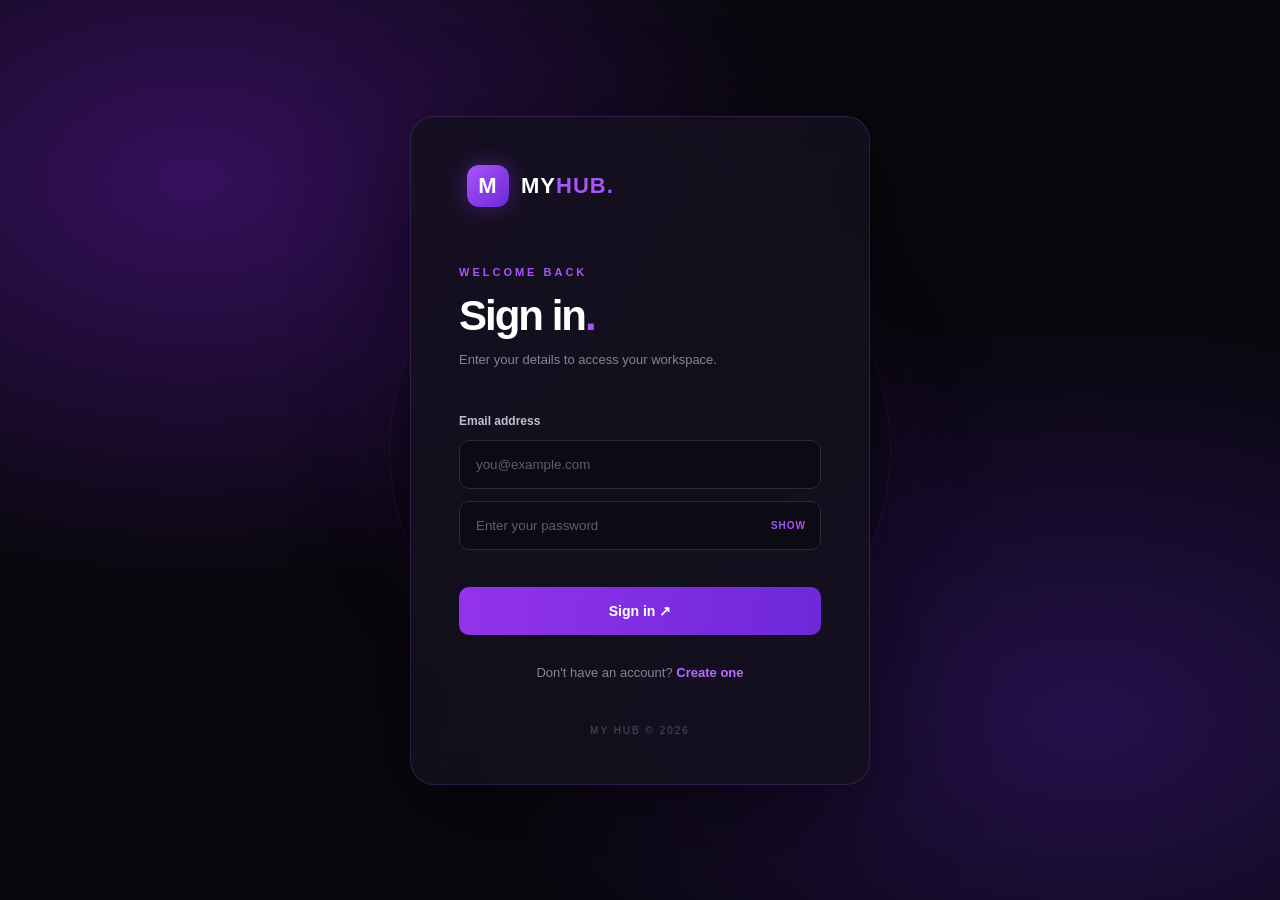
<file: index.html>
<!DOCTYPE html>
<html lang="en">
<head>
    <meta charset="UTF-8">
    <meta name="viewport" content="width=device-width, initial-scale=1.0">
    <title>MY HUB | Personal Workspace</title>
    <link rel="stylesheet" href="style.css">
    <link rel="preconnect" href="https://fonts.googleapis.com">
    <link rel="preconnect" href="https://fonts.gstatic.com" crossorigin>
    <link href="https://fonts.googleapis.com/css2?family=Inter:wght@400;500;600;700;800&display=swap" rel="stylesheet">
</head>

<body>

<div class="app">

    <!-- SIDEBAR -->
    <aside class="sidebar">

        <div class="brand">
            <div class="brand-icon">M</div>
            <span>MY<span class="purple">HUB.</span></span>
        </div>

        <div class="menu-label">WORKSPACE</div>

        <nav class="side-nav">
            <a href="#home" class="active">
                <span>◈</span> Overview
            </a>
            <a href="#projects">
                <span>▦</span> My Projects
            </a>
            <a href="#goals">
                <span>◎</span> Goals
            </a>
            <a href="#activity">
                <span>◷</span> Activity
            </a>
        </nav>

        <div class="menu-label second-label">PERSONAL</div>

        <nav class="side-nav">
            <a href="#learning">
                <span>⌘</span> Learning
            </a>
            <a href="#ideas">
                <span>✧</span> Ideas
            </a>
            <a href="#about">
                <span>◉</span> About me
            </a>
            <a href="profile.html">
    <span>◉</span> My Profile
</a>

<a href="connections.html">
    <span>⌘</span> Connections
</a>
        </nav>

        <div class="sidebar-bottom">
            <div class="profile">
                <div class="avatar">M</div>
                <div>
                    <strong>My Workspace</strong>
                    <small>Personal account</small>
                </div>
                <span class="dots">•••</span>
            </div>
        </div>
<button class="logout-btn" onclick="logout()">
    ↪ Logout
</button>
    </aside>


    <!-- MAIN CONTENT -->
     class="main-content" id="home">

       <main <!-- TOPBAR -->
        <header class="topbar">

            <div class="breadcrumb">
                Workspace <span>/</span> Overview
            </div>

            <div class="top-actions">
                <div class="date">✦  NOVEMBER 2026</div>
                <button class="icon-btn" aria-label="Notifications">♧</button>
                <div class="top-avatar">M</div>
            </div>

        </header>


        <!-- DASHBOARD -->
        <div class="dashboard">

            <!-- WELCOME -->
            <section class="welcome">

                <div class="welcome-content">
                    <div class="welcome-tag">
                        <span class="online-dot"></span>
                        YOUR PERSONAL SPACE
                    </div>
<p id="welcomeUser" class="welcome-user"></p>
                    <h1>Build something<br>
                        <span>extraordinary.</span>
                    </h1>

                    <p>
                        Your ideas, projects and ambitions.
                        Everything starts somewhere.
                    </p>

                    <a href="#projects" class="primary-btn">
                        Explore projects <span>↗</span>
                    </a>
                </div>

                <div class="welcome-art">
                    <div class="orbit orbit-one"></div>
                    <div class="orbit orbit-two"></div>
                    <div class="glow"></div>
                    <div class="core">M</div>
                    <div class="floating f-one">✦</div>
                    <div class="floating f-two">✧</div>
                    <div class="floating f-three">◈</div>
                </div>

                <div class="welcome-number">01 / 04</div>

            </section>


            <!-- SECTION TITLE -->
            <div class="section-heading">
                <div>
                    <span class="eyebrow">YOUR PROGRESS</span>
                    <h2>Workspace overview</h2>
                </div>
                <span class="live-status">
                    <span class="online-dot"></span> ALL SYSTEMS READY
                </span>
            </div>


            <!-- STATISTICS -->
            <section class="stats-grid">

                <div class="stat-card">
                    <div class="stat-top">
                        <span>Active projects</span>
                        <span class="stat-icon">▦</span>
                    </div>
                    <h3>03</h3>
                    <small>Things you're building</small>
                    <div class="stat-line"><span></span></div>
                </div>

                <div class="stat-card">
                    <div class="stat-top">
                        <span>Goals achieved</span>
                        <span class="stat-icon">◎</span>
                    </div>
                    <h3>08</h3>
                    <small>Keep moving forward</small>
                    <div class="stat-line"><span></span></div>
                </div>

                <div class="stat-card">
                    <div class="stat-top">
                        <span>Learning hours</span>
                        <span class="stat-icon">⌘</span>
                    </div>
                    <h3>24<span class="unit">h</span></h3>
                    <small>Invested in yourself</small>
                    <div class="stat-line"><span></span></div>
                </div>

                <div class="stat-card">
                    <div class="stat-top">
                        <span>Ideas saved</span>
                        <span class="stat-icon">✧</span>
                    </div>
                    <h3>16</h3>
                    <small>Ideas worth exploring</small>
                    <div class="stat-line"><span></span></div>
                </div>

            </section>


            <!-- PROJECTS -->
            <div class="section-heading project-heading" id="projects">
                <div>
                    <span class="eyebrow">WHAT YOU'RE WORKING ON</span>
                    <h2>Featured projects</h2>
                </div>
                <a href="#ideas" class="text-link">View all projects ↗</a>
            </div>


            <section class="projects-grid">

                <article class="project-card sharp-card">
                    <div class="project-visual">
                        <div class="visual-circle"></div>
                        <span class="visual-title">SHARP.</span>
                        <span class="visual-subtitle">MOVE BEYOND LIMITS</span>
                        <span class="project-number">01</span>
                    </div>

                    <div class="project-info">
                        <div class="project-meta">
                            <span class="project-category">E-COMMERCE</span>
                            <span class="project-status">IN DEVELOPMENT</span>
                        </div>
                        <h3>SHARP. STORE</h3>
                        <p>Building an online fitness and lifestyle brand.</p>
                        <div class="progress-label">
                            <span>Development</span>
                            <span>35%</span>
                        </div>
                        <div class="progress-bar">
                            <span style="width:35%"></span>
                        </div>
                    </div>
                </article>


                <article class="project-card code-card">
                    <div class="project-visual">
                        <div class="code-symbol">&lt;/&gt;</div>
                        <span class="code-text">CREATE. CODE. REPEAT.</span>
                        <span class="project-number">02</span>
                    </div>

                    <div class="project-info">
                        <div class="project-meta">
                            <span class="project-category">DEVELOPMENT</span>
                            <span class="project-status">LEARNING</span>
                        </div>
                        <h3>WEB DEVELOPMENT</h3>
                        <p>Learning HTML, CSS and building new things.</p>
                        <div class="progress-label">
                            <span>Development</span>
                            <span>20%</span>
                        </div>
                        <div class="progress-bar">
                            <span style="width:20%"></span>
                        </div>
                    </div>
                </article>


                <article class="project-card future-card">
                    <div class="project-visual">
                        <div class="future-symbol">✧</div>
                        <span class="future-text">THE NEXT CHAPTER</span>
                        <span class="project-number">03</span>
                    </div>

                    <div class="project-info">
                        <div class="project-meta">
                            <span class="project-category">PERSONAL</span>
                            <span class="project-status">PLANNING</span>
                        </div>
                        <h3>FUTURE PROJECT</h3>
                        <p>A place for the next big idea.</p>
                        <div class="progress-label">
                            <span>Development</span>
                            <span>10%</span>
                        </div>
                        <div class="progress-bar">
                            <span style="width:10%"></span>
                        </div>
                    </div>
                </article>

            </section>
<div class="project-form">
    <input
        type="text"
        id="newProjectInput"
        placeholder="Enter a new project..."
    >

    <button type="button" id="addProjectBtn">
        + Add Project
    </button>
</div>

            <!-- BOTTOM GRID -->
            <div class="bottom-grid">

                <section class="info-panel" id="goals">

    <div class="panel-heading">
        <div>
            <span class="eyebrow">STAY FOCUSED</span>
            <h2>Current goals</h2>
        </div>
        <span class="panel-icon">◎</span>
    </div>

    <div id="goalList">

        <div class="goal-item">
            <span class="goal-check">✓</span>
            <div>
                <strong>Master HTML & CSS</strong>
                <small>Web development</small>
            </div>
        </div>

        <div class="goal-item">
            <span class="goal-check">✓</span>
            <div>
                <strong>Develop SHARP.</strong>
                <small>Business</small>
            </div>
        </div>

        <div class="goal-item">
            <span class="goal-pending"></span>
            <div>
                <strong>Learn JavaScript</strong>
                <small>Programming</small>
            </div>
        </div>

        <div class="goal-item">
            <span class="goal-pending"></span>
            <div>
                <strong>Build a portfolio</strong>
                <small>Personal development</small>
            </div>
        </div>

    </div>

    <div class="goal-form">
        <input type="text" id="newGoalInput" placeholder="Enter a new goal...">
        <button type="button" id="addGoalBtn">+ Add Goal</button>
    </div>

</section>


                <section class="info-panel" id="activity">
                    <div class="panel-heading">
                        <div>
                            <span class="eyebrow">RECENT UPDATES</span>
                            <h2>Latest activity</h2>
                        </div>
                        <span class="panel-icon">◷</span>
                    </div>

                    <div class="activity-item">
                        <div class="activity-icon purple-icon">⌘</div>
                        <div>
                            <strong>Started web development</strong>
                            <small>HTML & CSS learning</small>
                        </div>
                        <span class="activity-time">TODAY</span>
                    </div>

                    <div class="activity-item">
                        <div class="activity-icon pink-icon">✦</div>
                        <div>
                            <strong>SHARP. is in progress</strong>
                            <small>Business development</small>
                        </div>
                        <span class="activity-time">RECENT</span>
                    </div>

                    <div class="activity-item">
                        <div class="activity-icon blue-icon">◈</div>
                        <div>
                            <strong>New ideas incoming</strong>
                            <small>Personal workspace</small>
                        </div>
                        <span class="activity-time">RECENT</span>
                    </div>
                    <div id="activityList"></div>
                </section>

            </div>


            <!-- ABOUT -->
            <section class="quote-panel" id="about">
                <span class="quote-mark">“</span>
                <div>
                    <h2>Dream it. Build it. Make it real.</h2>
                    <p>Small steps. Big ambitions. Your journey starts here.</p>
                </div>
                <span class="quote-decoration">MY HUB / 2026</span>
            </section>


            <footer>
                <span>MY HUB © 2026</span>
                <span>BUILT WITH CURIOSITY <b>✦</b></span>
            </footer>

        </div>
    </main>

</div>
<script src="script.js"></script>
</body>
</html>
</file>
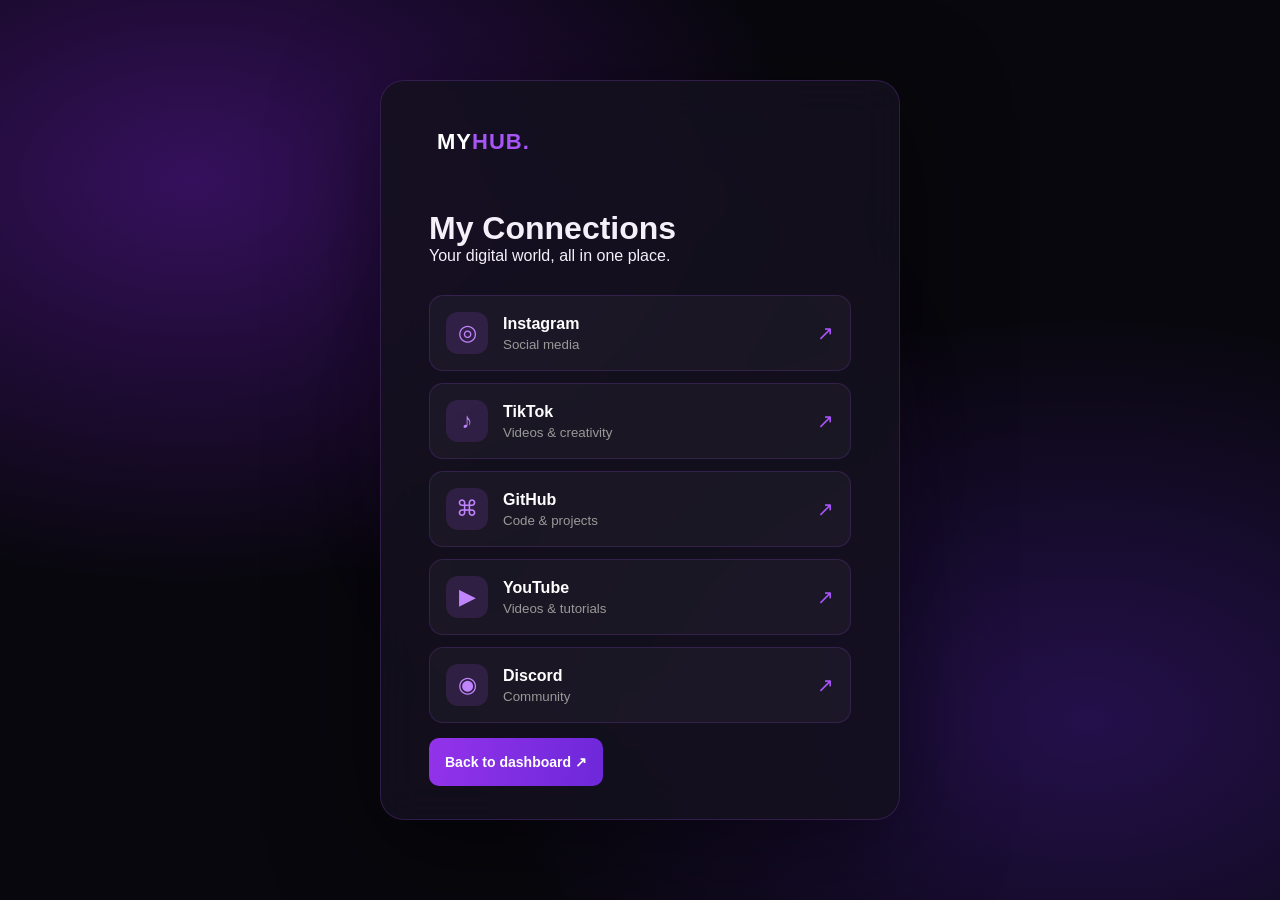
<file: connections.html>
<!DOCTYPE html>
<html lang="en">
<head>
    <meta charset="UTF-8">
    <meta name="viewport" content="width=device-width, initial-scale=1.0">
    <title>Connections | MY HUB</title>
    <link rel="stylesheet" href="style.css">
</head>
<body>

<div class="auth-container">
    <div class="auth-box connections-box">

        <div class="brand">
            <span>MY<span class="purple">HUB.</span></span>
        </div>

        <h1>My Connections</h1>
        <p>Your digital world, all in one place.</p>

        <div class="connection-list">

            <a href="https://www.instagram.com/m_ou_hamed46/" class="connection-card">
                <span class="connection-icon">◎</span>
                <span>
                    <strong>Instagram</strong>
                    <small>Social media</small>
                </span>
                <span class="connection-arrow">↗</span>
            </a>

            <a href="https://www.tiktok.com/@m_ou_hamed46" class="connection-card">
                <span class="connection-icon">♪</span>
                <span>
                    <strong>TikTok</strong>
                    <small>Videos & creativity</small>
                </span>
                <span class="connection-arrow">↗</span>
            </a>

            <a href="#" class="connection-card">
                <span class="connection-icon">⌘</span>
                <span>
                    <strong>GitHub</strong>
                    <small>Code & projects</small>
                </span>
                <span class="connection-arrow">↗</span>
            </a>

            <a href="#" class="connection-card">
                <span class="connection-icon">▶</span>
                <span>
                    <strong>YouTube</strong>
                    <small>Videos & tutorials</small>
                </span>
                <span class="connection-arrow">↗</span>
            </a>

            <a href="#" class="connection-card">
                <span class="connection-icon">◉</span>
                <span>
                    <strong>Discord</strong>
                    <small>Community</small>
                </span>
                <span class="connection-arrow">↗</span>
            </a>

        </div>

        <a href="index.html" class="auth-btn">Back to dashboard ↗</a>

    </div>
</div>

</body>
</html>
</file>
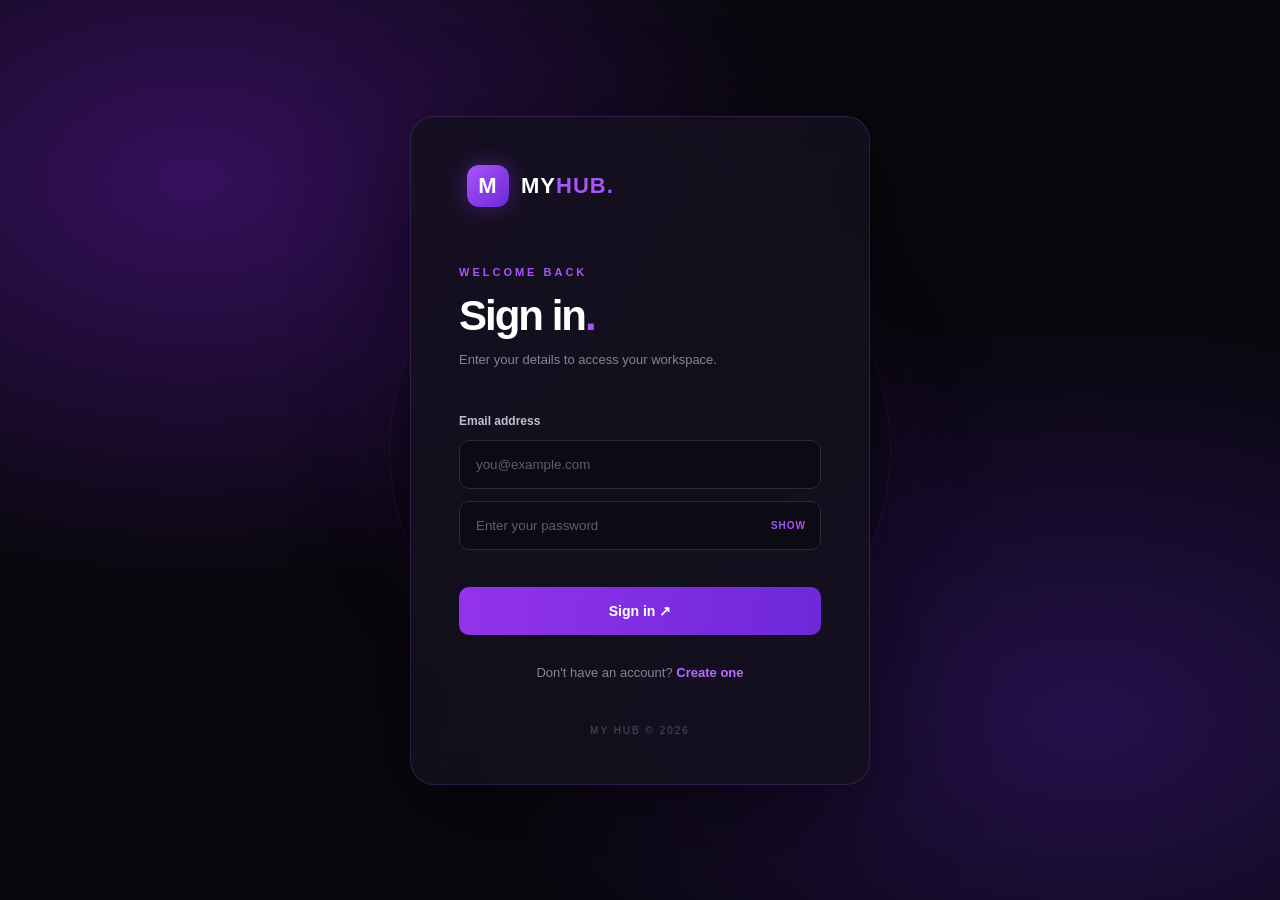
<file: login.html>
<!DOCTYPE html>
<html lang="en">
<head>
    <meta charset="UTF-8">
    <meta name="viewport" content="width=device-width, initial-scale=1.0">
    <title>MY HUB | Login</title>
    <link rel="stylesheet" href="style.css">
</head>

<body>

    <div class="auth-container">

        <div class="auth-box">

            <div class="brand">
                <div class="brand-icon">M</div>
                <span>MY<span class="purple">HUB.</span></span>
            </div>

            <div class="auth-heading">
                <span class="eyebrow">WELCOME BACK</span>
                <h1>Sign in<span>.</span></h1>
                <p>Enter your details to access your workspace.</p>
            </div>

            <form id="loginForm">

                <label>Email address</label>
                <input type="email" id="loginEmail"
                       placeholder="you@example.com" required>

                <div class="password-wrapper">
    <input type="password" id="loginPassword"
           placeholder="Enter your password" required>

    <button type="button" id="togglePassword">
        SHOW
    </button>
</div>

                <button type="submit" class="auth-btn">
                    Sign in <span>↗</span>
                </button>

            </form>
            <div id="loginMessage"></div>

            <p class="auth-switch">
                Don't have an account?
                <a href="signup.html">Create one</a>
            </p>

            <div class="auth-footer">
                MY HUB © 2026
            </div>

        </div>

    </div>
    <script src="script.js"></script>
</body>
</html>
</file>
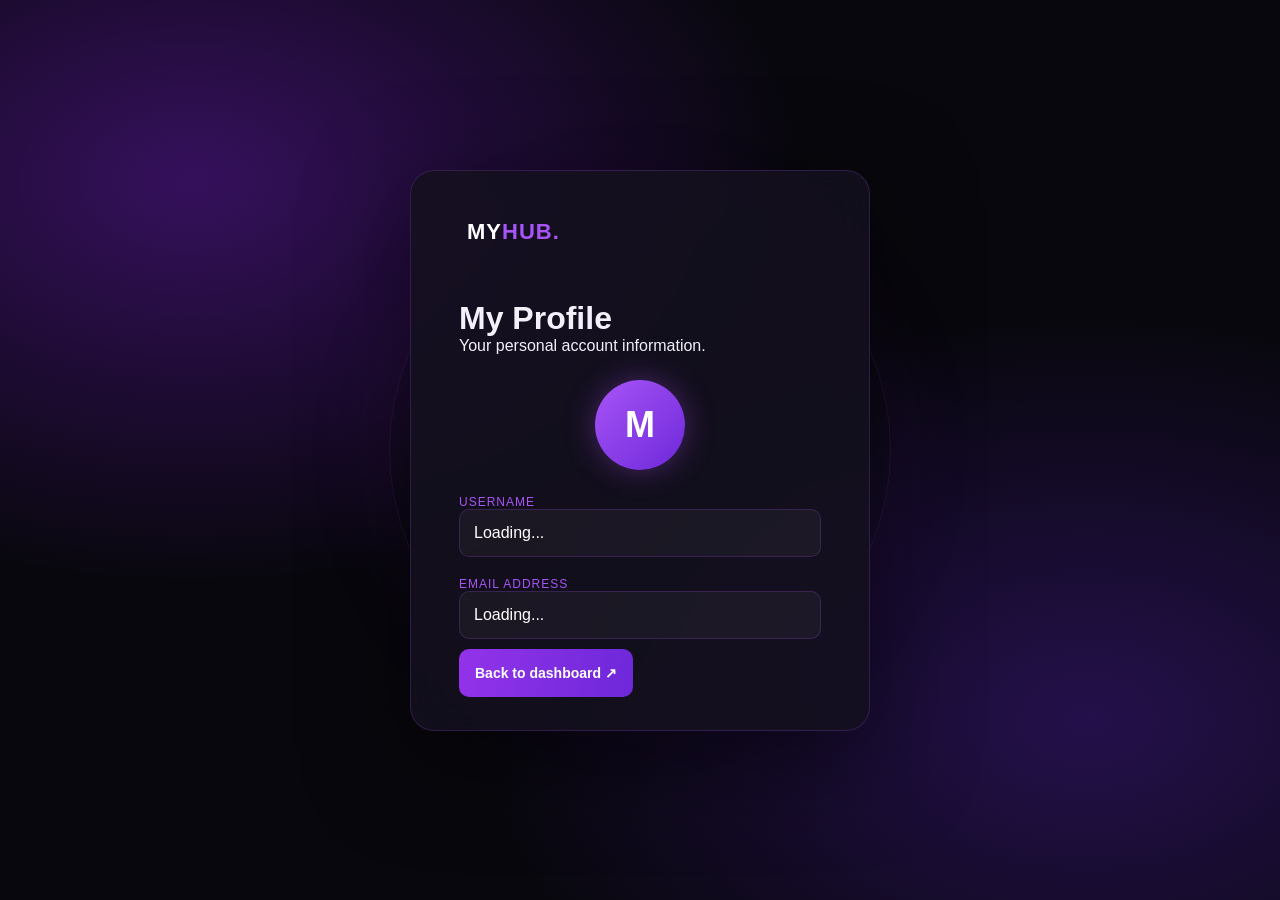
<file: profile.html>
<!DOCTYPE html>
<html lang="en">
<head>
    <meta charset="UTF-8">
    <meta name="viewport" content="width=device-width, initial-scale=1.0">
    <title>My Profile | MY HUB</title>
    <link rel="stylesheet" href="style.css">
</head>
<body>

    <div class="auth-container">
        <div class="auth-box">
            <div class="brand">
                <span>MY<span class="purple">HUB.</span></span>
            </div>

            <h1>My Profile</h1>
            <p>Your personal account information.</p>

            <div class="profile-avatar" id="profileAvatar">M</div>

            <div class="profile-info">
                <label>Username</label>
                <p id="profileUsername">Loading...</p>

                <label>Email address</label>
                <p id="profileEmail">Loading...</p>
            </div>

            <a href="index.html" class="auth-btn">Back to dashboard ↗</a>
        </div>
    </div>

    <script src="script.js"></script>
</body>
</html>
</file>
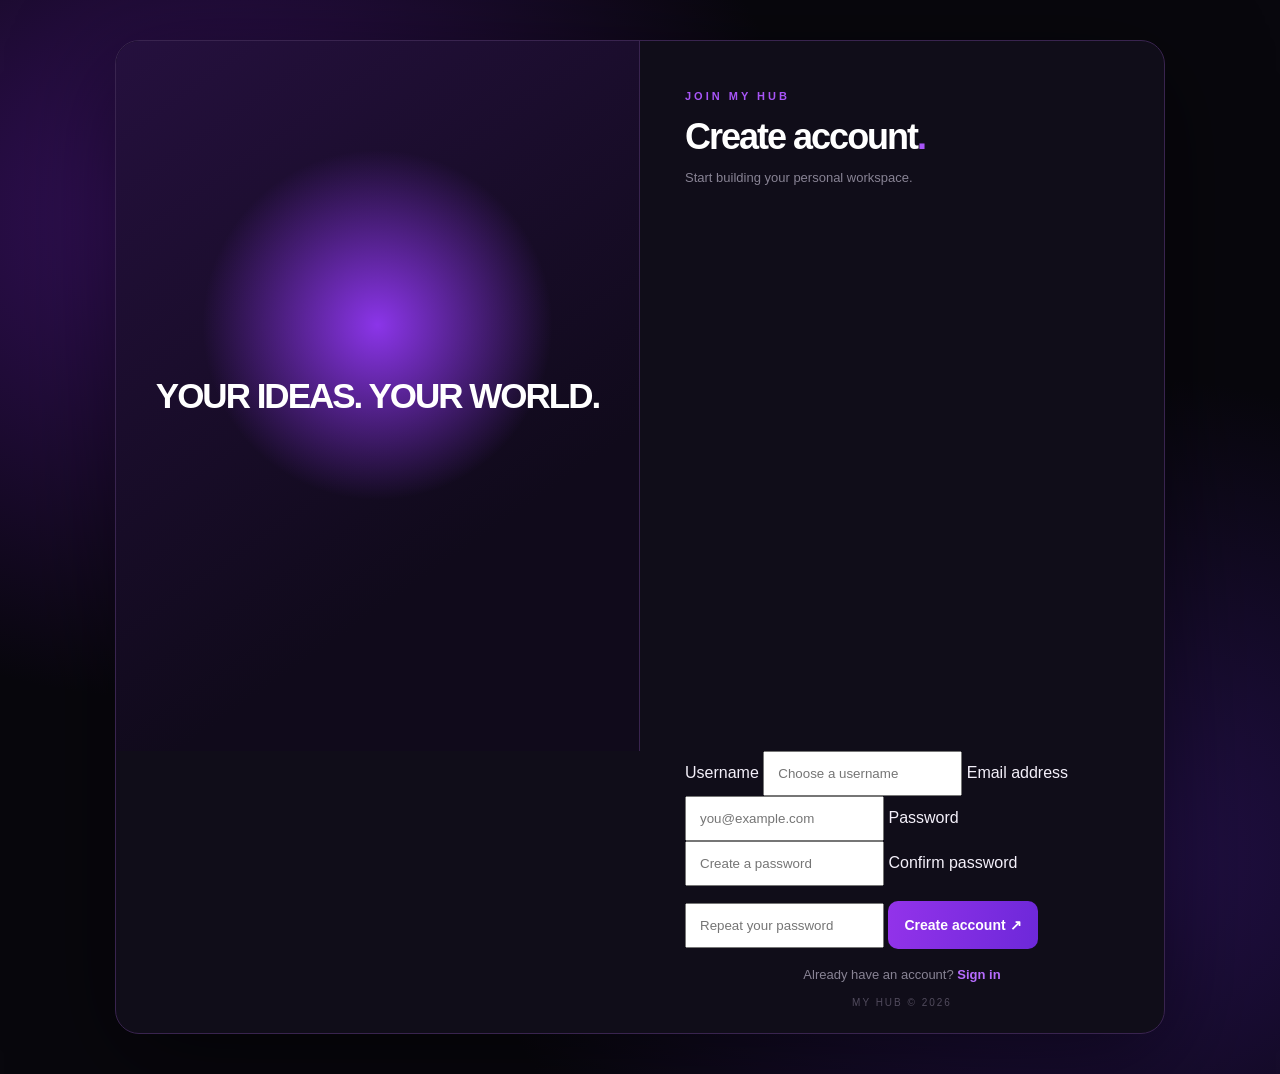
<file: signup.html>
<!DOCTYPE html>
<html lang="en">
<head>
    <meta charset="UTF-8">
    <meta name="viewport" content="width=device-width, initial-scale=1.0">
    <title>MY HUB | Create Account</title>
    <link rel="stylesheet" href="style.css">
</head>

<body>

<div class="auth-container">

    <div class="auth-box">

        <div class="brand">
            <div class="brand-icon">M</div>
            <span>MY<span class="purple">HUB.</span></span>
        </div>

        <div class="auth-heading">
            <span class="eyebrow">JOIN MY HUB</span>
            <h1>Create account<span>.</span></h1>
            <p>Start building your personal workspace.</p>
        </div>

        <form id="signupForm">

            <label>Username</label>
            <input type="text" id="signupUsername"
                   placeholder="Choose a username" required>

            <label>Email address</label>
            <input type="email" id="signupEmail"
                   placeholder="you@example.com" required>

            <label>Password</label>
            <input type="password" id="signupPassword"
                   placeholder="Create a password" required>

            <label>Confirm password</label>
            <input type="password" id="confirmPassword"
                   placeholder="Repeat your password" required>

            <button type="submit" class="auth-btn">
                Create account <span>↗</span>
            </button>

        </form>

        <div id="signupMessage"></div>

        <p class="auth-switch">
            Already have an account?
            <a href="login.html">Sign in</a>
        </p>

        <div class="auth-footer">
            MY HUB © 2026
        </div>

    </div>

</div>

<script src="script.js"></script>

</body>
</html>
</file>
<file: style.css>
:root {
    --bg: #0b0911;
    --sidebar: #100d18;
    --panel: #15111f;
    --panel-light: #1b1628;
    --border: #292136;
    --purple: #a879ff;
    --purple-light: #c4a5ff;
    --text: #f4f0fa;
    --muted: #827b91;
}

* {
    margin: 0;
    padding: 0;
    box-sizing: border-box;
}

html {
    scroll-behavior: smooth;
}

body {
    background: var(--bg);
    color: var(--text);
    font-family: 'Inter', sans-serif;
}

a {
    color: inherit;
    text-decoration: none;
}

button {
    font: inherit;
}

/* MAIN LAYOUT */

.app {
    display: flex;
    min-height: 100vh;
}

/* SIDEBAR */

.sidebar {
    width: 250px;
    background: var(--sidebar);
    border-right: 1px solid var(--border);
    padding: 32px 20px;
    position: fixed;
    top: 0;
    bottom: 0;
    left: 0;
    display: flex;
    flex-direction: column;
    z-index: 10;
}

.brand {
    display: flex;
    align-items: center;
    gap: 12px;
    font-size: 19px;
    font-weight: 800;
    letter-spacing: 1px;
    margin-bottom: 65px;
    padding-left: 8px;
}

.brand-icon {
    width: 38px;
    height: 38px;
    background: linear-gradient(135deg, #b88cff, #6635b4);
    display: grid;
    place-items: center;
    border-radius: 11px;
    color: white;
    box-shadow: 0 0 25px #9b65ff55;
}

.purple {
    color: var(--purple);
}

.menu-label {
    color: #625b70;
    font-size: 10px;
    font-weight: 700;
    letter-spacing: 2px;
    margin: 0 0 15px 12px;
}

.second-label {
    margin-top: 40px;
}

.side-nav {
    display: flex;
    flex-direction: column;
    gap: 7px;
}

.side-nav a {
    display: flex;
    align-items: center;
    gap: 15px;
    padding: 14px 13px;
    color: var(--muted);
    border-radius: 9px;
    font-size: 13px;
    transition: 0.25s;
}

.side-nav a span {
    font-size: 19px;
}

.side-nav a:hover,
.side-nav a.active {
    background: #251b37;
    color: var(--purple-light);
}

.side-nav a.active {
    border-left: 3px solid var(--purple);
}

.sidebar-bottom {
    margin-top: auto;
}

.profile {
    border-top: 1px solid var(--border);
    padding-top: 22px;
    display: flex;
    align-items: center;
    gap: 11px;
}

.avatar,
.top-avatar {
    width: 37px;
    height: 37px;
    display: grid;
    place-items: center;
    border-radius: 50%;
    background: linear-gradient(135deg, #ad7aff, #6137a7);
    font-weight: 700;
}

.profile strong,
.profile small {
    display: block;
}

.profile strong {
    font-size: 12px;
}

.profile small {
    color: var(--muted);
    font-size: 10px;
    margin-top: 5px;
}

.dots {
    margin-left: auto;
    color: var(--muted);
}

/* MAIN CONTENT */

.main-content {
    margin-left: 250px;
    width: calc(100% - 250px);
}

.topbar {
    height: 82px;
    border-bottom: 1px solid var(--border);
    display: flex;
    align-items: center;
    justify-content: space-between;
    padding: 0 45px;
    background: #0e0b14;
}

.breadcrumb {
    color: var(--muted);
    font-size: 12px;
}

.breadcrumb span {
    color: var(--purple);
    margin: 0 10px;
}

.top-actions {
    display: flex;
    align-items: center;
    gap: 20px;
}

.date {
    color: var(--muted);
    font-size: 10px;
    letter-spacing: 1px;
}

.icon-btn {
    width: 35px;
    height: 35px;
    border-radius: 10px;
    border: 1px solid var(--border);
    background: var(--panel);
    color: var(--purple);
    cursor: pointer;
}

.top-avatar {
    width: 34px;
    height: 34px;
    font-size: 12px;
}

/* DASHBOARD */

.dashboard {
    max-width: 1500px;
    padding: 38px 45px;
    margin: auto;
}

/* WELCOME */

.welcome {
    min-height: 340px;
    position: relative;
    overflow: hidden;
    border: 1px solid #473166;
    border-radius: 19px;
    background:
        radial-gradient(ellipse at 80% 45%, #6736a544, transparent 40%),
        linear-gradient(110deg, #21172f, #130e1e 70%);
    padding: 47px;
    display: flex;
    align-items: center;
}

.welcome-content {
    position: relative;
    z-index: 2;
}

.welcome-tag {
    color: #c4a5ff;
    font-size: 10px;
    font-weight: 700;
    letter-spacing: 2px;
    display: flex;
    align-items: center;
    gap: 9px;
    margin-bottom: 25px;
}

.online-dot {
    width: 7px;
    height: 7px;
    background: #9c73ff;
    border-radius: 50%;
    display: inline-block;
    box-shadow: 0 0 12px #a879ff;
}

.welcome h1 {
    font-size: clamp(35px, 4vw, 53px);
    line-height: 1.16;
    letter-spacing: -2px;
    font-weight: 800;
}

.welcome h1 span {
    color: var(--purple);
}

.welcome-content p {
    color: #aaa0bc;
    font-size: 13px;
    margin: 17px 0 27px;
    line-height: 1.8;
}

.primary-btn {
    background: linear-gradient(100deg, #a879ff, #7845d0);
    color: white;
    padding: 13px 19px;
    border-radius: 8px;
    display: inline-flex;
    gap: 20px;
    font-size: 12px;
    font-weight: 700;
    transition: 0.3s;
    box-shadow: 0 8px 25px #8c55d833;
}

.primary-btn:hover {
    transform: translateY(-3px);
    box-shadow: 0 12px 30px #a879ff55;
}

/* ABSTRACT WELCOME ART */

.welcome-art {
    position: absolute;
    width: 340px;
    height: 340px;
    right: 65px;
    top: 0;
    display: grid;
    place-items: center;
}

.glow {
    position: absolute;
    width: 190px;
    height: 190px;
    background: #9c5aff;
    filter: blur(100px);
    opacity: 0.4;
}

.orbit {
    position: absolute;
    border: 1px solid #bb91ff44;
    border-radius: 50%;
    transform: rotate(-25deg);
}

.orbit-one {
    width: 270px;
    height: 110px;
}

.orbit-two {
    width: 240px;
    height: 240px;
}

.core {
    width: 115px;
    height: 115px;
    background: linear-gradient(135deg, #bc91ff, #6838b0);
    border: 1px solid #d8c0ff;
    border-radius: 32px;
    transform: rotate(-12deg);
    display: grid;
    place-items: center;
    font-size: 55px;
    font-weight: 800;
    box-shadow: 0 0 70px #a879ff77;
}

.floating {
    position: absolute;
    color: #c7aaff;
    font-size: 25px;
}

.f-one {
    top: 45px;
    right: 70px;
}

.f-two {
    bottom: 65px;
    left: 50px;
}

.f-three {
    top: 85px;
    left: 40px;
}

.welcome-number {
    position: absolute;
    bottom: 25px;
    right: 30px;
    color: #8874a7;
    font-size: 10px;
    letter-spacing: 2px;
}

/* HEADINGS */

.section-heading {
    display: flex;
    align-items: end;
    justify-content: space-between;
    margin: 42px 0 22px;
}

.eyebrow {
    color: var(--purple);
    font-size: 9px;
    font-weight: 700;
    letter-spacing: 2px;
}

.section-heading h2,
.panel-heading h2 {
    font-size: 20px;
    margin-top: 8px;
    letter-spacing: -0.5px;
}

.live-status {
    font-size: 9px;
    color: var(--muted);
    letter-spacing: 1px;
}

/* STATS */

.stats-grid {
    display: grid;
    grid-template-columns: repeat(4, 1fr);
    gap: 17px;
}

.stat-card {
    padding: 23px;
    background: var(--panel);
    border: 1px solid var(--border);
    border-radius: 13px;
    transition: 0.3s;
}

.stat-card:hover {
    transform: translateY(-5px);
    border-color: #8354c4;
    background: var(--panel-light);
}

.stat-top {
    display: flex;
    align-items: center;
    justify-content: space-between;
    color: var(--muted);
    font-size: 11px;
}

.stat-icon {
    color: var(--purple);
    font-size: 22px;
}

.stat-card h3 {
    font-size: 32px;
    margin: 19px 0 5px;
}

.unit {
    font-size: 15px;
    color: var(--purple);
}

.stat-card small {
    color: #777084;
    font-size: 10px;
}

.stat-line,
.progress-bar {
    height: 4px;
    background: #2b2239;
    border-radius: 10px;
    margin-top: 19px;
    overflow: hidden;
}

.stat-line span,
.progress-bar span {
    height: 100%;
    display: block;
    background: linear-gradient(90deg, #7541bc, #bc93ff);
    border-radius: 10px;
}

/* PROJECTS */

.project-heading {
    margin-top: 48px;
}

.text-link {
    color: var(--purple-light);
    font-size: 11px;
}

.projects-grid {
    display: grid;
    grid-template-columns: repeat(3, 1fr);
    gap: 18px;
}

.project-card {
    background: var(--panel);
    border: 1px solid var(--border);
    border-radius: 14px;
    overflow: hidden;
    transition: 0.3s;
}

.project-card:hover {
    transform: translateY(-6px);
    border-color: #8052c0;
    box-shadow: 0 15px 35px #0005;
}

.project-visual {
    height: 155px;
    position: relative;
    overflow: hidden;
    display: flex;
    align-items: center;
    justify-content: center;
}

.sharp-card .project-visual {
    background: linear-gradient(135deg, #21112e, #512b71);
}

.code-card .project-visual {
    background: linear-gradient(135deg, #121e2d, #263b5c);
}

.future-card .project-visual {
    background: linear-gradient(135deg, #291a31, #55304e);
}

.visual-circle {
    position: absolute;
    width: 180px;
    height: 180px;
    border: 1px solid #d5baff44;
    border-radius: 50%;
}

.visual-title {
    font-size: 42px;
    font-weight: 800;
    letter-spacing: 4px;
    color: white;
    z-index: 1;
}

.visual-subtitle,
.code-text,
.future-text {
    position: absolute;
    bottom: 25px;
    font-size: 9px;
    letter-spacing: 3px;
    color: #e5d4ff;
}

.project-number {
    position: absolute;
    top: 15px;
    right: 17px;
    font-size: 10px;
    color: #ffffff88;
}

.code-symbol {
    font-size: 67px;
    font-weight: 800;
    color: #9fc6ff;
    text-shadow: 0 0 30px #559cff88;
}

.future-symbol {
    font-size: 75px;
    color: #e5aaff;
    text-shadow: 0 0 40px #d15eff;
}

.project-info {
    padding: 20px;
}

.project-meta {
    display: flex;
    justify-content: space-between;
    gap: 8px;
    align-items: center;
}

.project-category {
    color: var(--purple);
    font-size: 9px;
    letter-spacing: 1px;
    font-weight: 700;
}

.project-status {
    font-size: 8px;
    color: #a9a0b9;
    background: #2a2139;
    padding: 6px 8px;
    border-radius: 5px;
}

.project-info h3 {
    font-size: 14px;
    margin: 17px 0 9px;
}

.project-info p {
    font-size: 10px;
    color: var(--muted);
    line-height: 1.7;
    min-height: 35px;
}

.progress-label {
    display: flex;
    justify-content: space-between;
    color: #a59bb4;
    font-size: 9px;
    margin-top: 19px;
}

.progress-bar {
    margin-top: 9px;
}

/* BOTTOM PANELS */

.bottom-grid {
    display: grid;
    grid-template-columns: 1fr 1fr;
    gap: 18px;
    margin-top: 25px;
}

.info-panel {
    background: var(--panel);
    border: 1px solid var(--border);
    padding: 25px;
    border-radius: 14px;
}

.panel-heading {
    display: flex;
    justify-content: space-between;
    margin-bottom: 25px;
}

.panel-icon {
    font-size: 24px;
    color: var(--purple);
}

.goal-item,
.activity-item {
    display: flex;
    align-items: center;
    gap: 13px;
    padding: 14px 0;
    border-top: 1px solid #292136;
}

.goal-check,
.goal-pending {
    width: 20px;
    height: 20px;
    border: 1px solid #9c6ce0;
    border-radius: 6px;
    display: grid;
    place-items: center;
    font-size: 12px;
    color: var(--purple);
}

.goal-pending {
    border-color: #51465f;
}

.goal-item strong,
.activity-item strong {
    font-size: 11px;
    display: block;
}

.goal-item small,
.activity-item small {
    color: var(--muted);
    font-size: 9px;
    display: block;
    margin-top: 5px;
}

.activity-icon {
    width: 34px;
    height: 34px;
    display: grid;
    place-items: center;
    border-radius: 9px;
    font-size: 17px;
}

.purple-icon {
    background: #382453;
    color: #b58aff;
}

.pink-icon {
    background: #42233f;
    color: #e99bdc;
}

.blue-icon {
    background: #1e344c;
    color: #8bc2ff;
}

.activity-time {
    margin-left: auto;
    color: #746b83;
    font-size: 8px;
}

/* QUOTE */

.quote-panel {
    margin-top: 25px;
    padding: 27px;
    border: 1px solid #47305f;
    border-radius: 13px;
    background: linear-gradient(100deg, #231630, #17101f);
    display: flex;
    align-items: center;
    gap: 20px;
}

.quote-mark {
    color: var(--purple);
    font-size: 55px;
    font-family: Georgia, serif;
}

.quote-panel h2 {
    font-size: 16px;
}

.quote-panel p {
    color: var(--muted);
    font-size: 10px;
    margin-top: 8px;
}

.quote-decoration {
    margin-left: auto;
    color: #79618f;
    font-size: 9px;
    letter-spacing: 2px;
}

/* FOOTER */

footer {
    display: flex;
    justify-content: space-between;
    padding: 30px 0 10px;
    color: #71697e;
    font-size: 9px;
    letter-spacing: 1px;
}

footer b {
    color: var(--purple);
}

/* ANIMATIONS */

@keyframes fadeUp {
    from {
        opacity: 0;
        transform: translateY(15px);
    }

    to {
        opacity: 1;
        transform: translateY(0);
    }
}

.dashboard > * {
    animation: fadeUp 0.7s ease both;
}

.welcome {
    animation-delay: 0.1s;
}

.stats-grid {
    animation-delay: 0.2s;
}

.projects-grid {
    animation-delay: 0.3s;
}

/* RESPONSIVE */

@media (max-width: 1100px) {
    .stats-grid {
        grid-template-columns: repeat(2, 1fr);
    }

    .projects-grid {
        grid-template-columns: repeat(2, 1fr);
    }

    .welcome-art {
        right: -70px;
        opacity: 0.5;
    }
}

@media (max-width: 750px) {
    .sidebar {
        display: none;
    }

    .main-content {
        margin-left: 0;
        width: 100%;
    }

    .topbar {
        padding: 0 20px;
    }

    .dashboard {
        padding: 25px 18px;
    }

    .welcome {
        padding: 30px 23px;
    }

    .welcome-art {
        display: none;
    }

    .stats-grid,
    .projects-grid,
    .bottom-grid {
        grid-template-columns: 1fr;
    }

    .quote-decoration {
        display: none;
    }
}

/* =========================
   MY HUB - AUTHENTICATION
========================= */

.auth-container {
    min-height: 100vh;
    display: flex;
    align-items: center;
    justify-content: center;
    padding: 30px;
    background:
        radial-gradient(ellipse at 15% 20%, #35105c 0%, transparent 40%),
        radial-gradient(ellipse at 85% 80%, #24104b 0%, transparent 40%),
        #08070d;
    position: relative;
    overflow: hidden;
}

.auth-container::before {
    content: "";
    position: absolute;
    width: 500px;
    height: 500px;
    border: 1px solid #a855f722;
    border-radius: 50%;
    box-shadow: 0 0 100px #9333ea15;
}

.auth-box {
    width: 100%;
    max-width: 460px;
    padding: 48px;
    background: rgba(20, 16, 30, 0.88);
    border: 1px solid #a855f733;
    border-radius: 24px;
    backdrop-filter: blur(20px);
    box-shadow: 0 25px 100px #00000080;
    position: relative;
    z-index: 1;
    animation: appear 0.8s ease;
}

@keyframes appear {
    from {
        opacity: 0;
        transform: translateY(25px);
    }
    to {
        opacity: 1;
        transform: translateY(0);
    }
}

.auth-box .brand {
    display: flex;
    align-items: center;
    gap: 12px;
    font-size: 22px;
    font-weight: 800;
    color: white;
    margin-bottom: 55px;
}

.brand-icon {
    width: 42px;
    height: 42px;
    display: grid;
    place-items: center;
    background: linear-gradient(135deg, #a855f7, #6d28d9);
    border-radius: 12px;
    box-shadow: 0 0 25px #9333ea66;
}

.purple {
    color: #a855f7;
}

.auth-heading {
    margin-bottom: 35px;
}

.eyebrow {
    color: #a855f7;
    font-size: 11px;
    letter-spacing: 3px;
    font-weight: 700;
}

.auth-heading h1 {
    font-size: 42px;
    color: white;
    margin: 12px 0;
    letter-spacing: -2px;
}

.auth-heading h1 span {
    color: #a855f7;
}

.auth-heading p {
    color: #888394;
    font-size: 13px;
}

#loginForm {
    display: flex;
    flex-direction: column;
    gap: 12px;
}

#loginForm label {
    color: #c5bfd1;
    font-size: 12px;
    font-weight: 600;
    margin-top: 12px;
}

#loginForm input {
    width: 100%;
    box-sizing: border-box;
    padding: 16px;
    background: #0c0a12;
    border: 1px solid #30283c;
    border-radius: 10px;
    color: white;
    outline: none;
    transition: 0.3s;
}

#loginForm input:focus {
    border-color: #a855f7;
    box-shadow: 0 0 15px #9333ea22;
}

#loginForm input::placeholder {
    color: #625c6d;
}

.auth-btn {
    margin-top: 25px;
    padding: 16px;
    border: none;
    border-radius: 10px;
    background: linear-gradient(100deg, #9333ea, #6d28d9);
    color: white;
    font-weight: 700;
    font-size: 14px;
    cursor: pointer;
    transition: 0.3s;
}

.auth-btn:hover {
    transform: translateY(-3px);
    box-shadow: 0 10px 30px #9333ea55;
}

.auth-switch {
    text-align: center;
    color: #888394;
    font-size: 13px;
    margin-top: 30px;
}

.auth-switch a {
    color: #b76cff;
    text-decoration: none;
    font-weight: 700;
}

.auth-switch a:hover {
    color: white;
}

.auth-footer {
    text-align: center;
    color: #514b5d;
    font-size: 10px;
    letter-spacing: 2px;
    margin-top: 45px;
}

.password-wrapper {
    position: relative;
    display: flex;
    align-items: center;
}

.password-wrapper input {
    padding-right: 70px !important;
}

.password-wrapper button {
    position: absolute;
    right: 15px;
    background: transparent;
    border: none;
    color: #a855f7;
    font-size: 10px;
    font-weight: 800;
    letter-spacing: 1px;
    cursor: pointer;
}

/* ===== PREMIUM SIGNUP PAGE ===== */

body:has(#signupForm) {
    background: #08070d;
}

body:has(#signupForm) .auth-container {
    padding: 40px;
}

body:has(#signupForm) .auth-box {
    max-width: 1050px;
    min-height: 650px;
    padding: 0;
    display: grid;
    grid-template-columns: 1fr 1fr;
    overflow: hidden;
    background: #100d19;
    border: 1px solid #39244f;
}

body:has(#signupForm) .auth-box > .brand {
    display: none;
}

body:has(#signupForm) .auth-box::before {
    content: "YOUR IDEAS. YOUR WORLD.";
    grid-column: 1;
    grid-row: 1;
    display: flex;
    align-items: center;
    justify-content: center;
    min-height: 650px;
    padding: 30px;
    color: white;
    font-size: 35px;
    font-weight: 800;
    letter-spacing: -2px;
    text-align: center;
    background:
        radial-gradient(circle at 50% 40%, #8b35e9 0%, transparent 35%),
        linear-gradient(145deg, #25103e, #100a1b 70%);
    border-right: 1px solid #39244f;
}

body:has(#signupForm) .auth-heading,
body:has(#signupForm) #signupForm,
body:has(#signupForm) #signupMessage,
body:has(#signupForm) .auth-switch,
body:has(#signupForm) .auth-footer {
    grid-column: 2;
    margin-left: 45px;
    margin-right: 45px;
}

body:has(#signupForm) .auth-heading {
    margin-top: 45px;
    margin-bottom: 10px;
}

body:has(#signupForm) .auth-heading h1 {
    font-size: 36px;
}

body:has(#signupForm) #signupForm {
    gap: 7px;
}

body:has(#signupForm) #signupForm input {
    padding: 13px;
}

body:has(#signupForm) .auth-btn {
    margin-top: 15px;
}

body:has(#signupForm) .auth-switch {
    margin-top: 18px;
}

body:has(#signupForm) .auth-footer {
    margin-top: 15px;
    margin-bottom: 25px;
}

@media (max-width: 750px) {
    body:has(#signupForm) .auth-box {
        display: block;
        max-width: 460px;
        padding: 30px;
    }

    body:has(#signupForm) .auth-box::before {
        display: none;
    }

    body:has(#signupForm) .auth-heading,
    body:has(#signupForm) #signupForm,
    body:has(#signupForm) #signupMessage,
    body:has(#signupForm) .auth-switch,
    body:has(#signupForm) .auth-footer {
        margin-left: 0;
        margin-right: 0;
    }
}
.logout-btn {
    width: 100%;
    padding: 13px;
    margin-top: 20px;
    background: rgba(168, 85, 247, 0.12);
    border: 1px solid rgba(168, 85, 247, 0.3);
    border-radius: 12px;
    color: #c084fc;
    font-size: 14px;
    cursor: pointer;
    transition: 0.3s;
}

.logout-btn:hover {
    background: #a855f7;
    color: white;
    box-shadow: 0 0 20px rgba(168, 85, 247, 0.4);
}
.profile-avatar {
    width: 90px;
    height: 90px;
    margin: 25px auto;
    display: flex;
    align-items: center;
    justify-content: center;
    border-radius: 50%;
    background: linear-gradient(135deg, #a855f7, #6d28d9);
    color: white;
    font-size: 36px;
    font-weight: bold;
    box-shadow: 0 0 30px rgba(168, 85, 247, 0.35);
}

.profile-info {
    text-align: left;
    margin: 25px 0;
}

.profile-info label {
    display: block;
    color: #a855f7;
    font-size: 12px;
    margin-top: 20px;
    text-transform: uppercase;
    letter-spacing: 1px;
}

.profile-info p {
    padding: 14px;
    background: rgba(255,255,255,0.04);
    border: 1px solid rgba(168,85,247,0.2);
    border-radius: 10px;
    color: white;
}
.connections-box {
    max-width: 520px;
}

.connection-list {
    display: flex;
    flex-direction: column;
    gap: 12px;
    margin: 30px 0;
}

.connection-card {
    display: flex;
    align-items: center;
    gap: 15px;
    padding: 16px;
    background: rgba(255,255,255,0.035);
    border: 1px solid rgba(168,85,247,0.18);
    border-radius: 14px;
    color: white;
    text-decoration: none;
    transition: 0.3s;
}

.connection-card:hover {
    transform: translateX(6px);
    background: rgba(168,85,247,0.12);
    border-color: #a855f7;
    box-shadow: 0 0 18px rgba(168,85,247,0.12);
}

.connection-icon {
    width: 42px;
    height: 42px;
    display: grid;
    place-items: center;
    border-radius: 12px;
    background: rgba(168,85,247,0.15);
    color: #c084fc;
    font-size: 22px;
}

.connection-card strong,
.connection-card small {
    display: block;
}

.connection-card small {
    color: #999;
    margin-top: 4px;
}

.connection-arrow {
    margin-left: auto;
    color: #a855f7;
    font-size: 20px;
}
.goal-form {
    display: flex;
    gap: 10px;
    margin-top: 20px;
}

.goal-form input {
    flex: 1;
    min-width: 0;
    padding: 12px;
    background: rgba(255,255,255,0.04);
    border: 1px solid rgba(168,85,247,0.3);
    border-radius: 10px;
    color: white;
    outline: none;
}

.goal-form input:focus {
    border-color: #a855f7;
    box-shadow: 0 0 12px rgba(168,85,247,0.2);
}

.goal-form button {
    padding: 12px 16px;
    background: #8b3dce;
    color: white;
    border: none;
    border-radius: 10px;
    cursor: pointer;
    transition: 0.3s;
}

.goal-form button:hover {
    background: #a855f7;
    box-shadow: 0 0 15px rgba(168,85,247,0.3);
}
.delete-goal {
    margin-left: auto;
    background: transparent;
    border: none;
    color: #888;
    font-size: 22px;
    cursor: pointer;
    transition: 0.3s;
}

.delete-goal:hover {
    color: #ff5c7a;
    transform: scale(1.2);
}
.project-card {
    transition: transform 0.3s ease, box-shadow 0.3s ease;
}

.project-card:hover {
    transform: translateY(-8px);
    box-shadow: 0 12px 35px rgba(168, 85, 247, 0.2);
}

.future-card .project-visual {
    background: linear-gradient(135deg, #170d29, #39205c, #120c20);
}

.future-card .future-symbol {
    text-shadow: 0 0 25px #c084fc;
}
.project-form {
    display: flex;
    gap: 14px;
    margin-top: 25px;
    padding: 18px;
    background: linear-gradient(135deg, #151020, #1d1230);
    border: 1px solid rgba(168, 85, 247, 0.25);
    border-radius: 18px;
    box-shadow: 0 8px 30px rgba(0, 0, 0, 0.25);
}

.project-form input {
    flex: 1;
    min-width: 0;
    padding: 16px 20px;
    background: rgba(255, 255, 255, 0.04);
    border: 1px solid rgba(168, 85, 247, 0.2);
    border-radius: 12px;
    color: white;
    font-size: 14px;
    outline: none;
    transition: 0.3s;
}

.project-form input:focus {
    border-color: #a855f7;
    box-shadow: 0 0 18px rgba(168, 85, 247, 0.2);
}

.project-form input::placeholder {
    color: #82758f;
}

.project-form button {
    padding: 0 24px;
    background: linear-gradient(135deg, #9333ea, #6b21a8);
    border: 1px solid rgba(216, 180, 254, 0.2);
    border-radius: 12px;
    color: white;
    font-weight: 600;
    font-size: 14px;
    cursor: pointer;
    transition: 0.3s;
}

.project-form button:hover {
    transform: translateY(-2px);
    box-shadow: 0 0 22px rgba(168, 85, 247, 0.4);
    background: linear-gradient(135deg, #a855f7, #7e22ce);
}
.delete-project {
    margin-top: 12px;
    padding: 7px 13px;
    background: rgba(255, 70, 100, 0.08);
    border: 1px solid rgba(255, 70, 100, 0.25);
    border-radius: 8px;
    color: #ff6b81;
    font-size: 18px;
    cursor: pointer;
    transition: 0.3s;
}

.delete-project:hover {
    background: rgba(255, 70, 100, 0.2);
    box-shadow: 0 0 15px rgba(255, 70, 100, 0.2);
}
</file>
